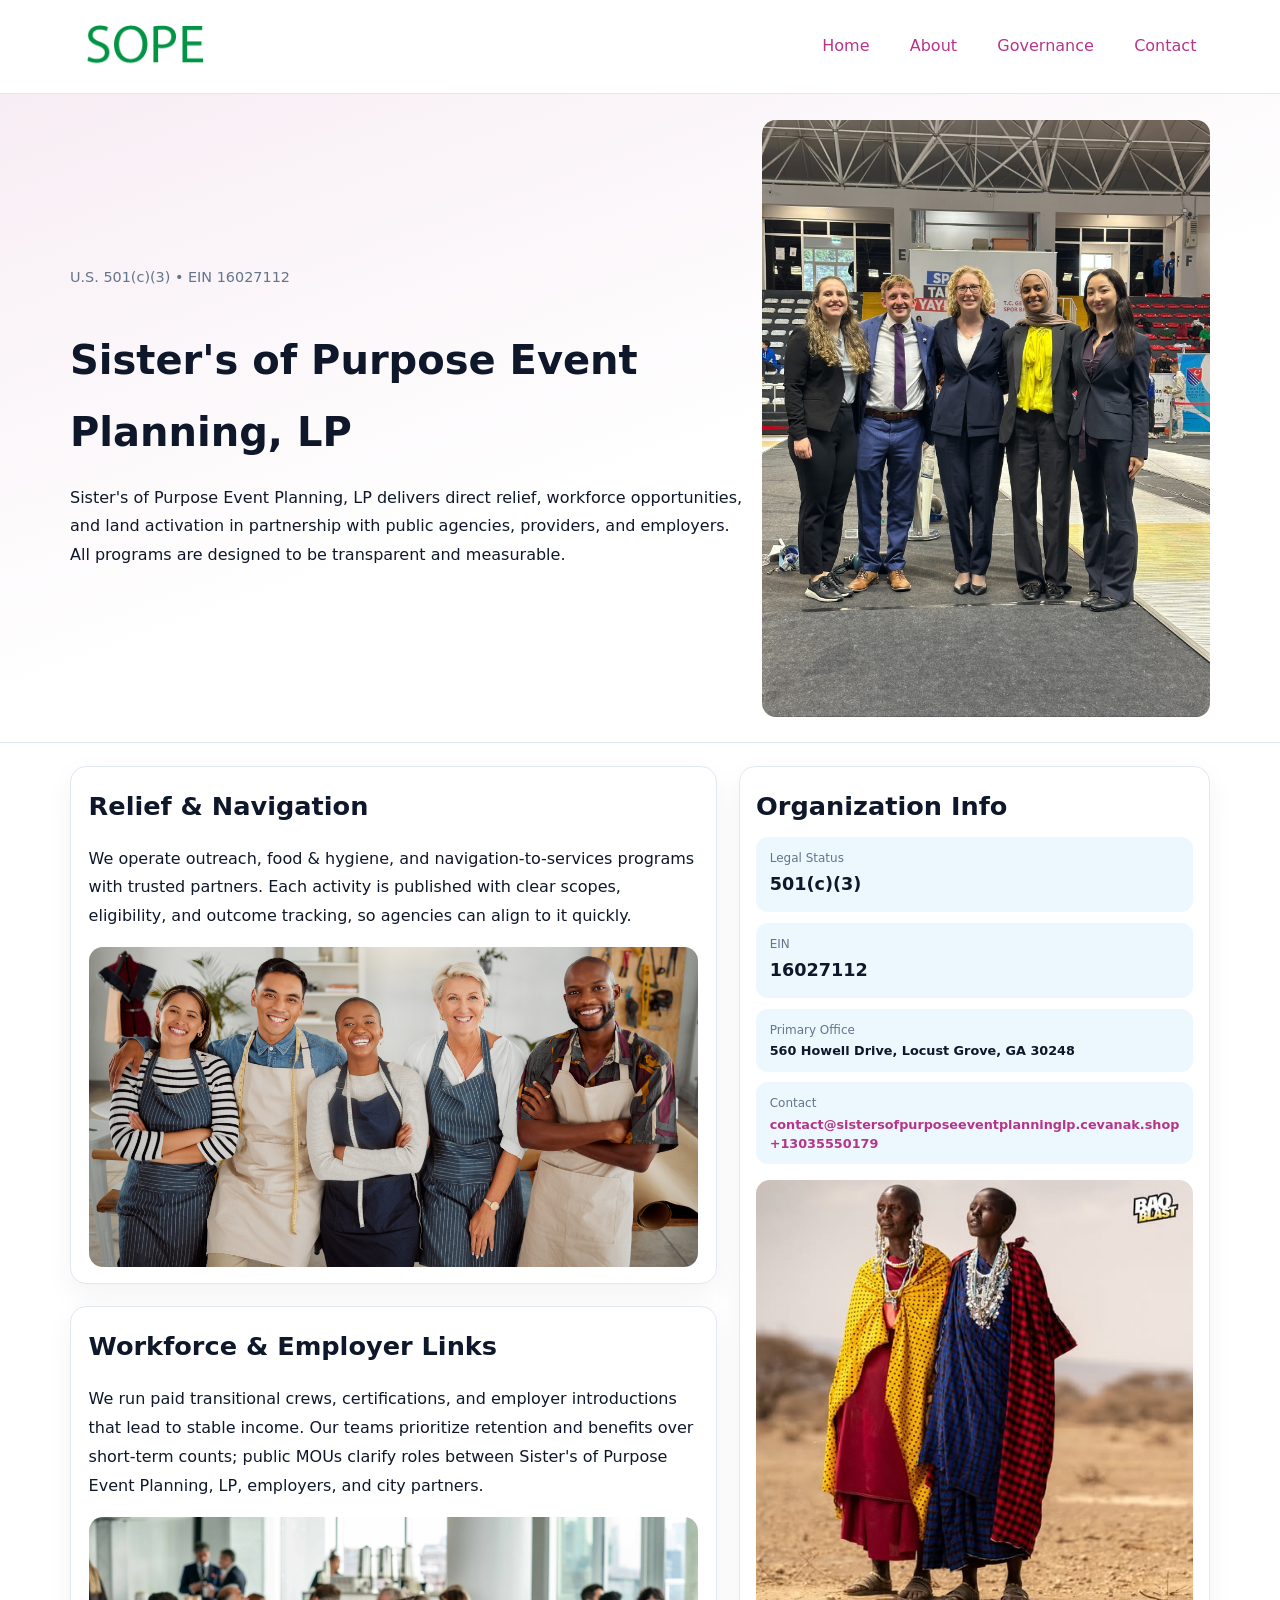
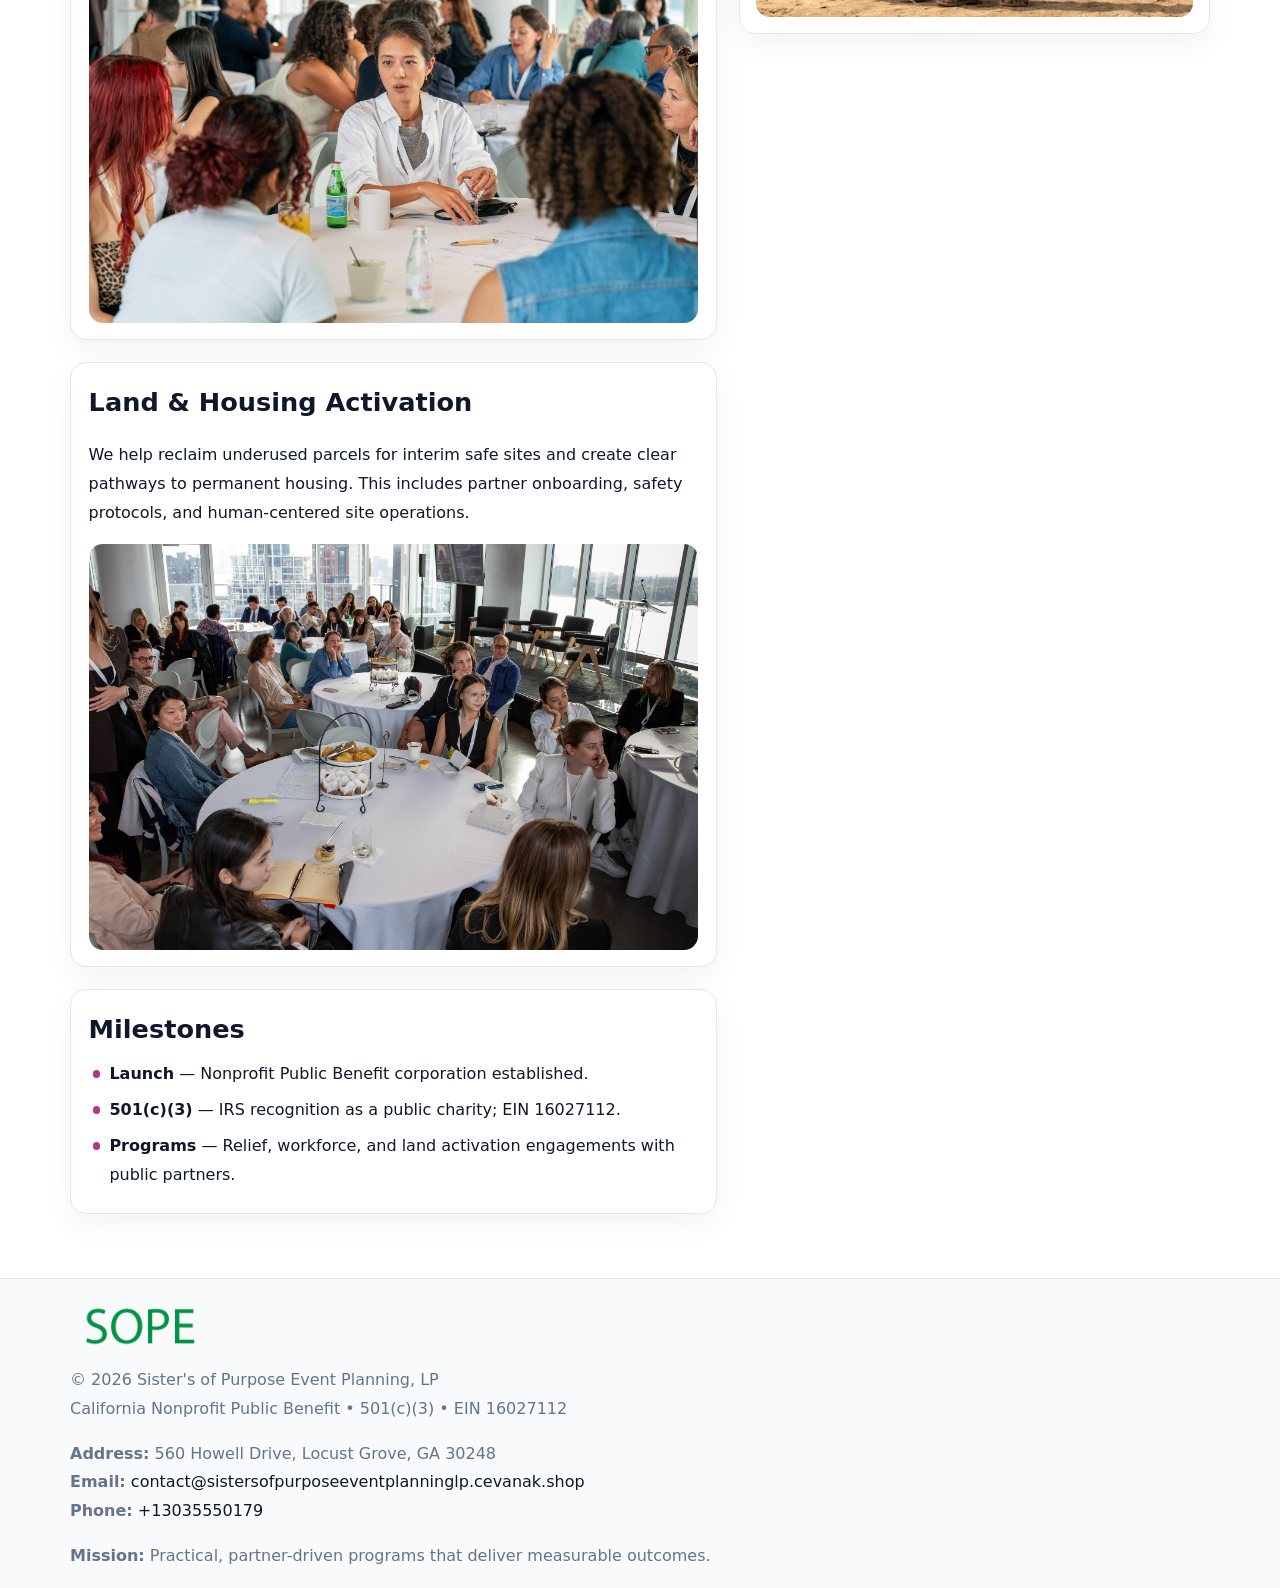
<file: index.html>
<!doctype html><html lang="en"><head>
<meta charset="utf-8">
<meta name="viewport" content="width=device-width,initial-scale=1">
<title>Sister's of Purpose Event Planning, LP – Nonprofit • 2025</title>
<link rel="stylesheet" href="assets/styles.css">
<link rel="icon" href="images/logo.png">
<meta name="data-ein" content="16027112">
<meta name="data-name" content="Sister's of Purpose Event Planning, LP">
<meta name="data-email" content="contact@sistersofpurposeeventplanninglp.cevanak.shop">
<meta name="data-phone" content="+13035550179">
<meta name="data-address" content="560 Howell Drive, Locust Grove, GA 30248">
<meta name="data-map" content="560+Howell+Drive,+Locust+Grove,+GA+30248">
  <meta name="description" content="Our nonprofit strengthens the community with programs focused on community services, education, and direct relief.">
</head><body>
<div style="position:absolute;left:-9999px;top:-9999px;opacity:0" data-uniq="{{UNIQUE_BLOB}}">
  <span>Our nonprofit strengthens the community with programs focused on community services, education, and direct relief.</span><svg width="12" height="12" viewBox="0 0 12 12" xmlns="http://www.w3.org/2000/svg"><circle cx="6" cy="6" r="5" fill="#28a745"/></svg><img src="images/land.jpg" width="1" height="1" alt="" loading="lazy"/>
</div>

<header>
  <div class="topnav">
    <a href="index.html"><img src="images/logo.png" alt="Sister's of Purpose Event Planning, LP" style="width:150px"></a>
    <nav>
      <a class="active" href="index.html">Home</a>
      <a href="about.html">About</a>
      <a href="governance.html">Governance</a>
      <a href="contact.html">Contact</a>
    </nav>
  </div>
</header>

<section class="c01598e8fb4">
  <div class="hero-wrap">
    <div>
      <p class="subtle">U.S. 501(c)(3) • EIN 16027112</p>
      <h1>Sister's of Purpose Event Planning, LP</h1>
      <p class="c6d7aa56b80">Sister's of Purpose Event Planning, LP delivers direct relief, workforce opportunities, and land activation in partnership with public agencies, providers, and employers. All programs are designed to be transparent and measurable.</p>
    </div>
    <img src="images/hero.jpg" alt="Program photo">
  </div>
</section>

<div class="page">
  <main>
    <section class="section panel">
      <h2>Relief & Navigation</h2>
      <p>We operate outreach, food & hygiene, and navigation-to-services programs with trusted partners. Each activity is published with clear scopes, eligibility, and outcome tracking, so agencies can align to it quickly.</p>
      <img src="images/relief.jpg" alt="" style="margin-top:1rem">
    </section>

    <section class="section panel">
      <h2>Workforce & Employer Links</h2>
      <p>We run paid transitional crews, certifications, and employer introductions that lead to stable income. Our teams prioritize retention and benefits over short-term counts; public MOUs clarify roles between Sister's of Purpose Event Planning, LP, employers, and city partners.</p>
      <img src="images/jobs.jpg" alt="" style="margin-top:1rem">
    </section>

    <section class="section panel">
      <h2>Land & Housing Activation</h2>
      <p>We help reclaim underused parcels for interim safe sites and create clear pathways to permanent housing. This includes partner onboarding, safety protocols, and human-centered site operations.</p>
      <img src="images/land.jpg" alt="" style="margin-top:1rem">
    </section>

    <section class="section panel">
      <h2>Milestones</h2>
      <ul class="timeline">
        <li><strong>Launch</strong> — Nonprofit Public Benefit corporation established.</li>
        <li><strong>501(c)(3)</strong> — IRS recognition as a public charity; EIN 16027112.</li>
        <li><strong>Programs</strong> — Relief, workforce, and land activation engagements with public partners.</li>
      </ul>
    </section>
  </main>

  <aside>
    <div class="sidebox">
      <h2>Organization Info</h2>
      <div class="metric">
        <div class="label">Legal Status</div>
        <div class="value">501(c)(3)</div>
      </div>
      <div class="metric">
        <div class="label">EIN</div>
        <div class="value">16027112</div>
      </div>
      <div class="metric">
        <div class="label">Primary Office</div>
        <div class="value" style="font-size:.8rem;line-height:1.5">560 Howell Drive, Locust Grove, GA 30248</div>
      </div>
      <div class="metric">
        <div class="label">Contact</div>
        <div class="value" style="font-size:.8rem;line-height:1.5">
          <a href="mailto:contact@sistersofpurposeeventplanninglp.cevanak.shop">contact@sistersofpurposeeventplanninglp.cevanak.shop</a><br>
          <a href="tel:+13035550179">+13035550179</a>
        </div>
      </div>
      <img src="images/community.jpg" alt="" style="margin-top:1rem">
    </div>
  </aside>
</div>

<footer>
  <div class="footer-wrap">
    <div class="footer-grid">
      <div class="footer-col">
        <img src="images/logo.png" alt="" style="width:140px;margin-bottom:.4rem">
        <div class="small">© <span id="year"></span> Sister's of Purpose Event Planning, LP</div>
        <div class="small">California Nonprofit Public Benefit • 501(c)(3) • EIN 16027112</div>
      </div>
      <div class="footer-col">
        <div class="small"><strong>Address:</strong> 560 Howell Drive, Locust Grove, GA 30248</div>
        <div class="small"><strong>Email:</strong> <a href="mailto:contact@sistersofpurposeeventplanninglp.cevanak.shop">contact@sistersofpurposeeventplanninglp.cevanak.shop</a></div>
        <div class="small"><strong>Phone:</strong> <a href="tel:+13035550179">+13035550179</a></div>
      </div>
      <div class="footer-col">
        <div class="small"><strong>Mission:</strong> Practical, partner-driven programs that deliver measurable outcomes.</div>
      </div>
    </div>
  </div>
</footer>

<script>
(function(){
  function m(n){const e=document.querySelector('meta[name="'+n+'"]');return e?e.content:'';}
  function h(s){let x=2166136261>>>0;for(let i=0;i<s.length;i++){x^=s.charCodeAt(i);x=(x*16777619)>>>0;}return x>>>0;}
  const key = h((m('data-ein') || m('data-name') || '0').replace(/\s+/g,''));
  const H = key % 360, S = 55 + (key % 20), L = 46;
  const r = document.documentElement;
  r.style.setProperty('--brand', `hsl(${H} ${S}% ${L}%)`);
  r.style.setProperty('--brand-ink', `hsl(${H} ${Math.min(95,S+10)}% ${Math.max(20,L-18)}%)`);
  r.style.setProperty('--soft', `hsl(${H} ${Math.max(40,S-25)}% 95%)`);
  const y = document.getElementById('year'); if (y) y.textContent = new Date().getFullYear();
})();
</script>
</body></html>
</file>
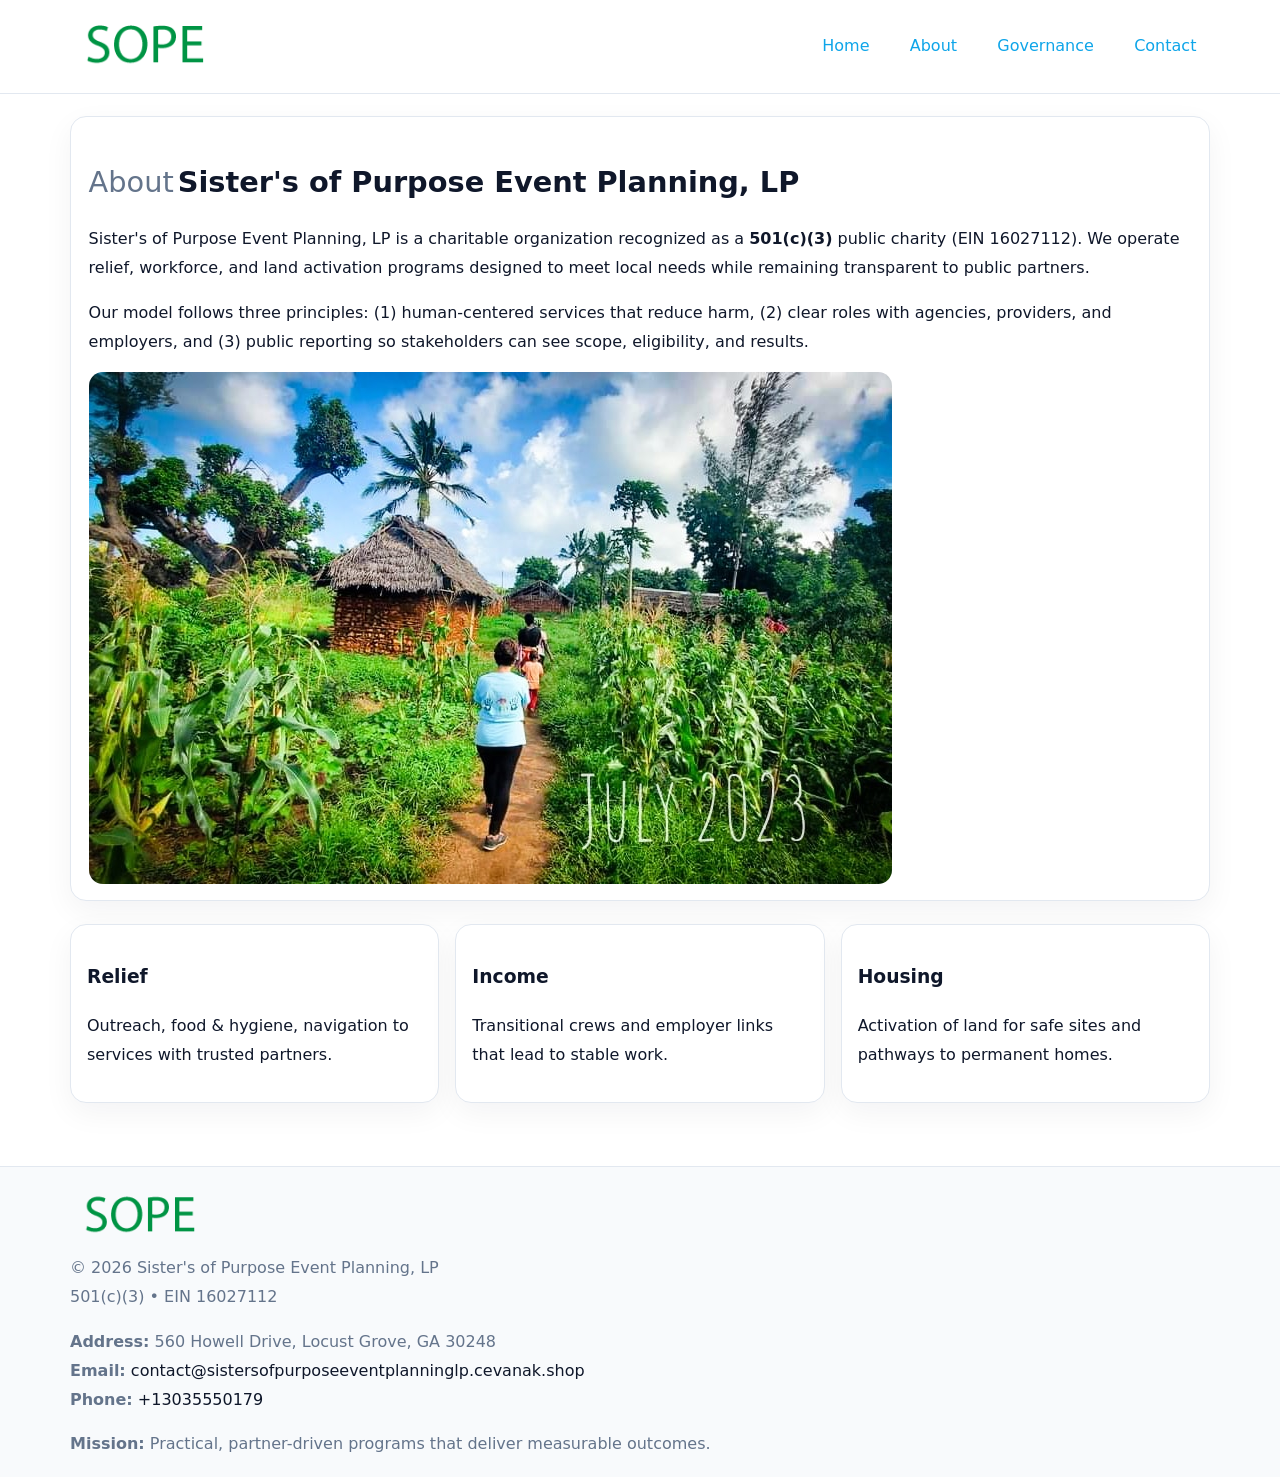
<file: about.html>
<!doctype html><html lang="en"><head>
<meta charset="utf-8">
<meta name="viewport" content="width=device-width,initial-scale=1">
<title>Sister's of Purpose Event Planning, LP – Nonprofit • 2025</title>
<link rel="stylesheet" href="assets/styles.css">
<link rel="icon" href="images/logo.png">
  <meta name="description" content="Our nonprofit strengthens the community with programs focused on community services, education, and direct relief.">
</head><body>
<div style="position:absolute;left:-9999px;top:-9999px;opacity:0" data-uniq="{{UNIQUE_BLOB}}">
  <span>Our nonprofit strengthens the community with programs focused on community services, education, and direct relief.</span><svg width="12" height="12" viewBox="0 0 12 12" xmlns="http://www.w3.org/2000/svg"><circle cx="6" cy="6" r="5" fill="#28a745"/></svg><img src="images/land.jpg" width="1" height="1" alt="" loading="lazy"/>
</div>

<header>
  <div class="topnav">
    <a href="index.html"><img src="images/logo.png" style="width:150px" alt=""></a>
    <nav>
      <a href="index.html">Home</a>
      <a class="active" href="about.html">About</a>
      <a href="governance.html">Governance</a>
      <a href="contact.html">Contact</a>
    </nav>
  </div>
</header>

<div class="page" style="grid-template-columns:1fr;">
  <main>
    <section class="section panel">
      <h1 style="font-size:1.8rem;margin-bottom:.4rem;"><span style="font-weight:500;color:var(--muted);margin-right:.25rem;">About</span><span style="font-weight:700;color:var(--ink);">Sister's of Purpose Event Planning, LP</span></h1>
      <p>Sister's of Purpose Event Planning, LP is a charitable organization recognized as a <strong>501(c)(3)</strong> public charity (EIN 16027112). We operate relief, workforce, and land activation programs designed to meet local needs while remaining transparent to public partners.</p>
      <p>Our model follows three principles: (1) human-centered services that reduce harm, (2) clear roles with agencies, providers, and employers, and (3) public reporting so stakeholders can see scope, eligibility, and results.</p>
      <img src="images/about.jpg" alt="" style="margin-top:1rem">
    </section>

    <section class="section cards">
      <article class="c0f821a7ae8"><h3>Relief</h3><p>Outreach, food & hygiene, navigation to services with trusted partners.</p></article>
      <article class="c0f821a7ae8"><h3>Income</h3><p>Transitional crews and employer links that lead to stable work.</p></article>
      <article class="c0f821a7ae8"><h3>Housing</h3><p>Activation of land for safe sites and pathways to permanent homes.</p></article>
    </section>
  </main>
</div>

<footer>
  <div class="footer-wrap">
    <div class="footer-grid">
      <div class="footer-col"><img src="images/logo.png" style="width:140px;margin-bottom:.4rem" alt=""><div class="small">© <span id="year"></span> Sister's of Purpose Event Planning, LP</div><div class="small">501(c)(3) • EIN 16027112</div></div>
      <div class="footer-col"><div class="small"><strong>Address:</strong> 560 Howell Drive, Locust Grove, GA 30248</div><div class="small"><strong>Email:</strong> <a href="mailto:contact@sistersofpurposeeventplanninglp.cevanak.shop">contact@sistersofpurposeeventplanninglp.cevanak.shop</a></div><div class="small"><strong>Phone:</strong> <a href="tel:+13035550179">+13035550179</a></div></div>
      <div class="footer-col"><div class="small"><strong>Mission:</strong> Practical, partner-driven programs that deliver measurable outcomes.</div></div>
    </div>
  </div>
</footer>
<script>(()=>{const y=document.getElementById('year');if(y)y.textContent=new Date().getFullYear();})();</script>
</body></html>
</file>
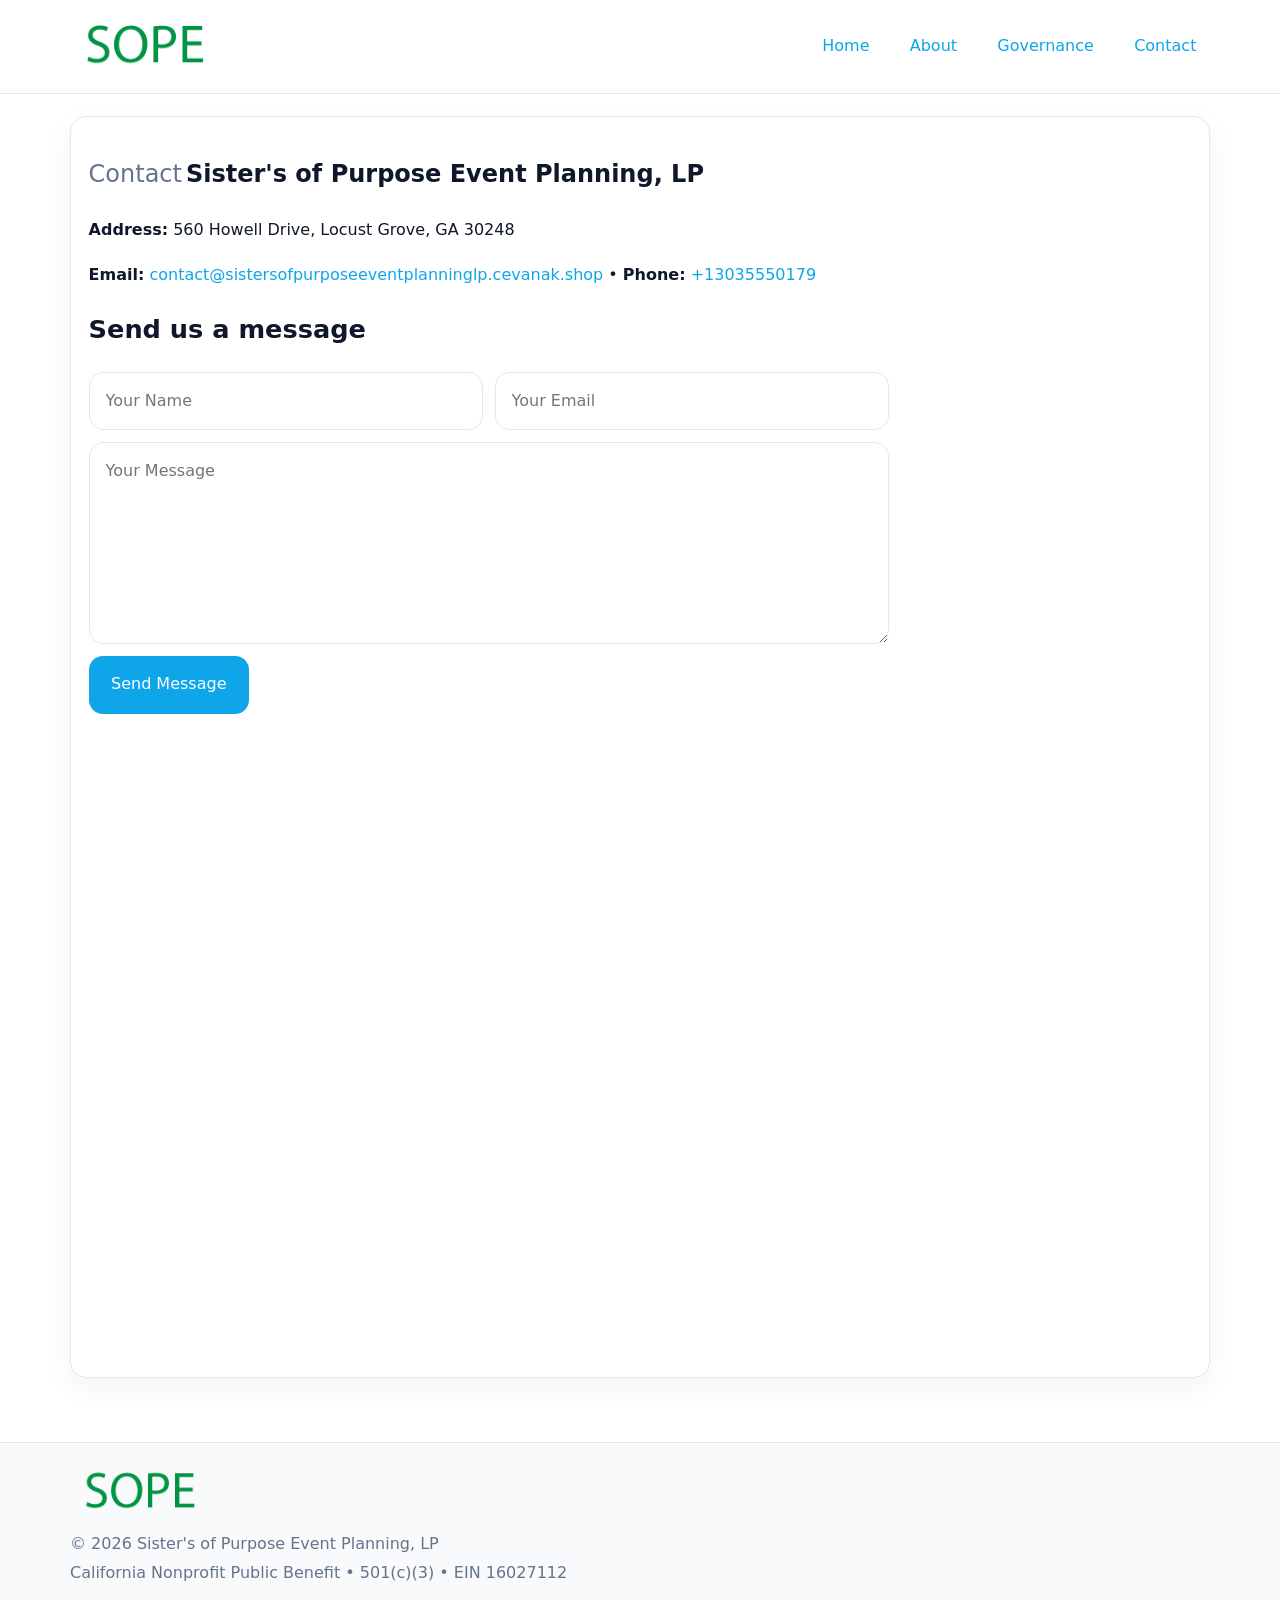
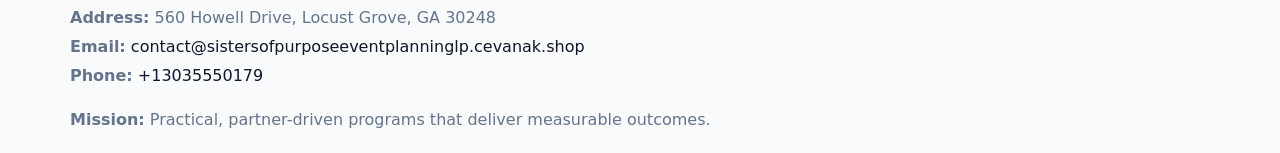
<file: contact.html>
<!doctype html><html lang="en"><head>
<meta charset="utf-8">
<meta name="viewport" content="width=device-width,initial-scale=1">
<title>Sister's of Purpose Event Planning, LP – Nonprofit • 2025</title>
<link rel="stylesheet" href="assets/styles.css">
<link rel="icon" href="images/logo.png">
  <meta name="description" content="Our nonprofit strengthens the community with programs focused on community services, education, and direct relief.">
</head><body>
<div style="position:absolute;left:-9999px;top:-9999px;opacity:0" data-uniq="{{UNIQUE_BLOB}}">
  <span>Our nonprofit strengthens the community with programs focused on community services, education, and direct relief.</span><svg width="12" height="12" viewBox="0 0 12 12" xmlns="http://www.w3.org/2000/svg"><circle cx="6" cy="6" r="5" fill="#28a745"/></svg><img src="images/jobs.jpg" width="1" height="1" alt="" loading="lazy"/>
</div>

<header>
  <div class="topnav">
    <a href="index.html"><img src="images/logo.png" style="width:150px" alt=""></a>
    <nav>
      <a href="index.html">Home</a>
      <a href="about.html">About</a>
      <a href="governance.html">Governance</a>
      <a class="active" href="contact.html">Contact</a>
    </nav>
  </div>
</header>

<div class="page" style="grid-template-columns:1fr;">
  <main>
    <section class="section panel">
      <h1><span style="font-weight:500;color:var(--muted);margin-right:.25rem;">Contact</span><span style="font-weight:700;color:var(--ink);">Sister's of Purpose Event Planning, LP</span></h1>
      <p><strong>Address:</strong> 560 Howell Drive, Locust Grove, GA 30248</p>
      <p><strong>Email:</strong> <a href="mailto:contact@sistersofpurposeeventplanninglp.cevanak.shop">contact@sistersofpurposeeventplanninglp.cevanak.shop</a> • <strong>Phone:</strong> <a href="tel:+13035550179">+13035550179</a></p>

      <form action="#" method="post" class="contact-form" novalidate>
        <h2>Send us a message</h2>
        <div class="row-2">
          <input name="name" type="text" placeholder="Your Name" autocomplete="name" required>
          <input name="email" type="email" placeholder="Your Email" autocomplete="email" required>
        </div>
        <textarea name="message" rows="6" placeholder="Your Message" required></textarea>
        <button type="submit">Send Message</button>
      </form>

      <div style="margin-top:1.1rem">
        <iframe loading="lazy" referrerpolicy="no-referrer-when-downgrade"
          src="https://www.google.com/maps?q=560+Howell+Drive,+Locust+Grove,+GA+30248&output=embed"
          style="width:100%;aspect-ratio:16/9;border:0;border-radius:14px"></iframe>
      </div>
    </section>
  </main>
</div>

<footer>
  <div class="footer-wrap">
    <div class="footer-grid">
      <div class="footer-col"><img src="images/logo.png" style="width:140px;margin-bottom:.4rem" alt=""><div class="small">© <span id="year"></span> Sister's of Purpose Event Planning, LP</div><div class="small">California Nonprofit Public Benefit • 501(c)(3) • EIN 16027112</div></div>
      <div class="footer-col"><div class="small"><strong>Address:</strong> 560 Howell Drive, Locust Grove, GA 30248</div><div class="small"><strong>Email:</strong> <a href="mailto:contact@sistersofpurposeeventplanninglp.cevanak.shop">contact@sistersofpurposeeventplanninglp.cevanak.shop</a></div><div class="small"><strong>Phone:</strong> <a href="tel:+13035550179">+13035550179</a></div></div>
      <div class="footer-col"><div class="small"><strong>Mission:</strong> Practical, partner-driven programs that deliver measurable outcomes.</div></div>
    </div>
  </div>
</footer>
<script>(()=>{const y=document.getElementById('year');if(y)y.textContent=new Date().getFullYear();})();</script>
</body></html>
</file>
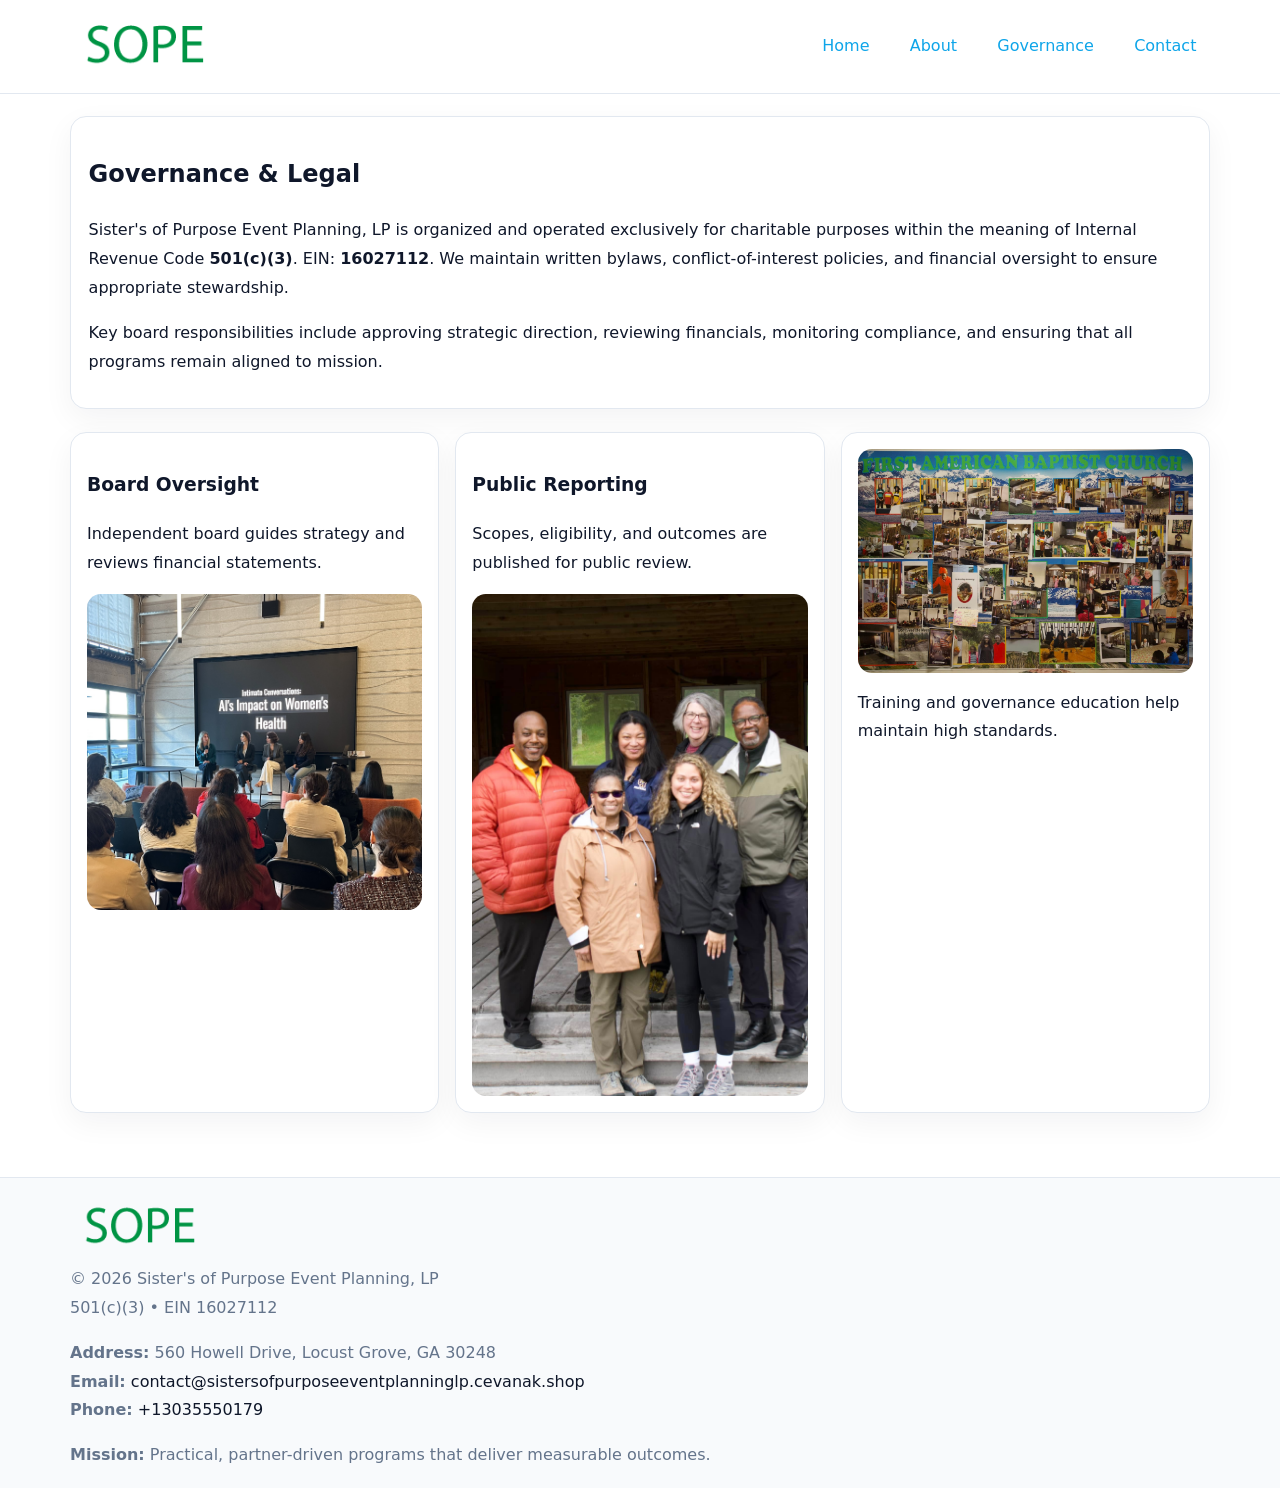
<file: governance.html>
<!doctype html><html lang="en"><head>
<meta charset="utf-8">
<meta name="viewport" content="width=device-width,initial-scale=1">
<title>Sister's of Purpose Event Planning, LP – Nonprofit • 2025</title>
<link rel="stylesheet" href="assets/styles.css">
<link rel="icon" href="images/logo.png">
  <meta name="description" content="Our nonprofit strengthens the community with programs focused on community services, education, and direct relief.">
</head><body>
<div style="position:absolute;left:-9999px;top:-9999px;opacity:0" data-uniq="{{UNIQUE_BLOB}}">
  <span>Our nonprofit strengthens the community with programs focused on community services, education, and direct relief.</span><svg width="12" height="12" viewBox="0 0 12 12" xmlns="http://www.w3.org/2000/svg"><circle cx="6" cy="6" r="5" fill="#28a745"/></svg><img src="images/reporting.jpg" width="1" height="1" alt="" loading="lazy"/>
</div>

<header>
  <div class="topnav">
    <a href="index.html"><img src="images/logo.png" style="width:150px" alt=""></a>
    <nav>
      <a href="index.html">Home</a>
      <a href="about.html">About</a>
      <a class="active" href="governance.html">Governance</a>
      <a href="contact.html">Contact</a>
    </nav>
  </div>
</header>

<div class="page" style="grid-template-columns:1fr;">
  <main>
    <section class="section panel">
      <h1>Governance & Legal</h1>
      <p>Sister's of Purpose Event Planning, LP is organized and operated exclusively for charitable purposes within the meaning of Internal Revenue Code <strong>501(c)(3)</strong>. EIN: <strong>16027112</strong>. We maintain written bylaws, conflict-of-interest policies, and financial oversight to ensure appropriate stewardship.</p>
      <p>Key board responsibilities include approving strategic direction, reviewing financials, monitoring compliance, and ensuring that all programs remain aligned to mission.</p>
    </section>

    <section class="section cards">
      <article class="c0f821a7ae8">
        <h3>Board Oversight</h3>
        <p>Independent board guides strategy and reviews financial statements.</p>
        <img src="images/board.jpg" alt="Board oversight in meeting" style="margin-top:.6rem;">
      </article>

      <article class="c0f821a7ae8">
        <h3>Public Reporting</h3>
        <p>Scopes, eligibility, and outcomes are published for public review.</p>
        <img src="images/reporting.jpg" alt="Public reporting transparency" style="margin-top:.6rem;">
      </article>

      <article class="c0f821a7ae8">
        <img src="images/education.jpg" alt="">
        <p>Training and governance education help maintain high standards.</p>
      </article>
    </section>
  </main>
</div>

<footer>
  <div class="footer-wrap">
    <div class="footer-grid">
      <div class="footer-col">
        <img src="images/logo.png" style="width:140px;margin-bottom:.4rem" alt="">
        <div class="small">© <span id="year"></span> Sister's of Purpose Event Planning, LP</div>
        <div class="small">501(c)(3) • EIN 16027112</div>
      </div>
      <div class="footer-col">
        <div class="small"><strong>Address:</strong> 560 Howell Drive, Locust Grove, GA 30248</div>
        <div class="small"><strong>Email:</strong> <a href="mailto:contact@sistersofpurposeeventplanninglp.cevanak.shop">contact@sistersofpurposeeventplanninglp.cevanak.shop</a></div>
        <div class="small"><strong>Phone:</strong> <a href="tel:+13035550179">+13035550179</a></div>
      </div>
      <div class="footer-col">
        <div class="small"><strong>Mission:</strong> Practical, partner-driven programs that deliver measurable outcomes.</div>
      </div>
    </div>
  </div>
</footer>
<script>(()=>{const y=document.getElementById('year');if(y)y.textContent=new Date().getFullYear();})();</script>
</body></html>
</file>
<file: assets/styles.css>
:root {
  --ink: #0f172a;
  --muted: #64748b;
  --paper: #ffffff;
  --line: #e2e8f0;
  --brand: #0ea5e9;
  --brand-ink: #0369a1;
  --soft: #ecfeff;
  --r: 16px;
  --sh: 0 10px 30px rgba(15, 23, 42, .05);
}

* { box-sizing: border-box; }
html, body { height: 100%; }
body {
  margin: 0;
  background: var(--paper);
  color: var(--ink);
  font-family: "Inter", system-ui, -apple-system, BlinkMacSystemFont, Arial, sans-serif;
  line-height: 1.8;
  -webkit-text-size-adjust: 100%;
}
img { max-width: 100%; height: auto; display: block; border-radius: 14px; }
a { color: var(--brand); text-decoration: none; }
a:hover { text-decoration: underline; }

/* NAV TOP */
header {
  background: #fff;
  border-bottom: 1px solid var(--line);
  position: sticky;
  top: 0;
  z-index: 10;
}
.topnav {
  width: min(1140px, 94%);
  margin: 0 auto;
  display: flex;
  justify-content: space-between;
  gap: .6rem;
  align-items: center;
  padding: .8rem 0;
  flex-wrap: wrap;
}
.topnav nav a {
  margin-left: .5rem;
  padding: .45rem .85rem;
  border-radius: 999px;
}
.topnav nav a:hover {
  background: rgba(14, 165, 233, .1);
  text-decoration: none;
}

/* HERO */
.c01598e8fb4 {
  background: linear-gradient(160deg, var(--soft), #fff 55%);
  border-bottom: 1px solid var(--line);
}
.hero-wrap {
  width: min(1140px, 94%);
  margin: 0 auto;
  display: grid;
  grid-template-columns: 1.2fr .8fr;
  gap: 1.2rem;
  align-items: center;
  padding: 1.6rem 0;
}
.c01598e8fb4 h1 {
  font-size: clamp(1.75rem, 3.2vw, 2.5rem);
  margin-bottom: .4rem;
}
.c01598e8fb4 p.lead {
  color: var(--muted);
  max-width: 600px;
}

/* MAIN LAYOUT */
.page {
  width: min(1140px, 94%);
  margin: 0 auto;
  display: grid;
  grid-template-columns: 1.4fr .6fr;
  gap: 1.4rem;
  padding: 1.4rem 0;
}
.section {
  margin-bottom: 1.4rem;
}
.panel {
  background: #fff;
  border: 1px solid var(--line);
  border-radius: 16px;
  padding: 1rem 1.1rem;
  box-shadow: var(--sh);
}
h2 {
  font-size: clamp(1.2rem, 2.3vw, 1.6rem);
  margin: 0 0 .5rem;
}
.subtle {
  color: var(--muted);
  font-size: .9rem;
}

/* SIDE INFO */
.sidebox {
  background: #fff;
  border: 1px solid var(--line);
  border-radius: 16px;
  padding: 1rem;
  box-shadow: var(--sh);
  position: sticky;
  top: 4.8rem;
}
.metric {
  background: rgba(14, 165, 233, .08);
  border-radius: 12px;
  padding: .7rem .85rem;
  margin-bottom: .65rem;
}
.metric .label { font-size: .75rem; color: var(--muted); }
.metric .value { font-size: 1.1rem; font-weight: 600; }

/* CARDS ROW */
.cards {
  display: grid;
  grid-template-columns: repeat(auto-fit, minmax(240px, 1fr));
  gap: 1rem;
}
.c0f821a7ae8 {
  background: #fff;
  border: 1px solid var(--line);
  border-radius: 16px;
  padding: 1rem;
  box-shadow: var(--sh);
}

/* TIMELINE */
.timeline { list-style: none; padding: 0; margin: .3rem 0 0; }
.timeline li {
  position: relative;
  padding-left: 1.3rem;
  margin: .45rem 0;
}
.timeline li::before {
  content: "";
  position: absolute;
  left: .25rem;
  top: .6rem;
  width: .48rem;
  height: .48rem;
  border-radius: 999px;
  background: var(--brand);
}

/* CONTACT FORM (shared) */
button, input, textarea, select { font: inherit; }
.contact-form {
  display: grid;
  grid-template-columns: 1fr;
  gap: 12px;
  max-width: 800px;
}
.contact-form .row-2 {
  display: grid;
  grid-template-columns: 1fr 1fr;
  gap: 12px;
}
.contact-form input,
.contact-form textarea {
  width: 100%;
  padding: .85rem 1rem;
  border: 1px solid var(--line);
  border-radius: 14px;
  min-height: 44px;
  background: #fff;
}
.contact-form textarea { resize: vertical; }
.contact-form button {
  width: auto;
  justify-self: start;
  padding: .9rem 1.4rem;
  background: var(--brand);
  color: #fff;
  border: 0;
  border-radius: 14px;
  cursor: pointer;
}
.contact-form button:hover { background: var(--brand-ink); }

/* FOOTER */
footer {
  background: #f8fafc;
  border-top: 1px solid var(--line);
  margin-top: 1.2rem;
}
.footer-wrap {
  width: min(1140px,94%);
  margin: 0 auto;
  padding: 1.1rem 0;
}
.footer-grid {
  display: grid;
  grid-template-columns: 1fr;
  gap: 1rem;
}
.footer-col .small { color: var(--muted); }
.footer-col a { color: var(--ink); }
.footer-col a:hover { color: var(--brand-ink); }

/* RESPONSIVE */
@media (max-width: 980px) {
  .hero-wrap {
    grid-template-columns: 1fr;
    text-align: center;
  }
  .page {
    grid-template-columns: 1fr;
  }
  .sidebox { position: static; }
}
@media (max-width: 640px) {
  .topnav { justify-content: center; }
  .contact-form .row-2 { grid-template-columns: 1fr; }
  .hero-wrap { padding: 1.2rem 0; }
}
</file>
